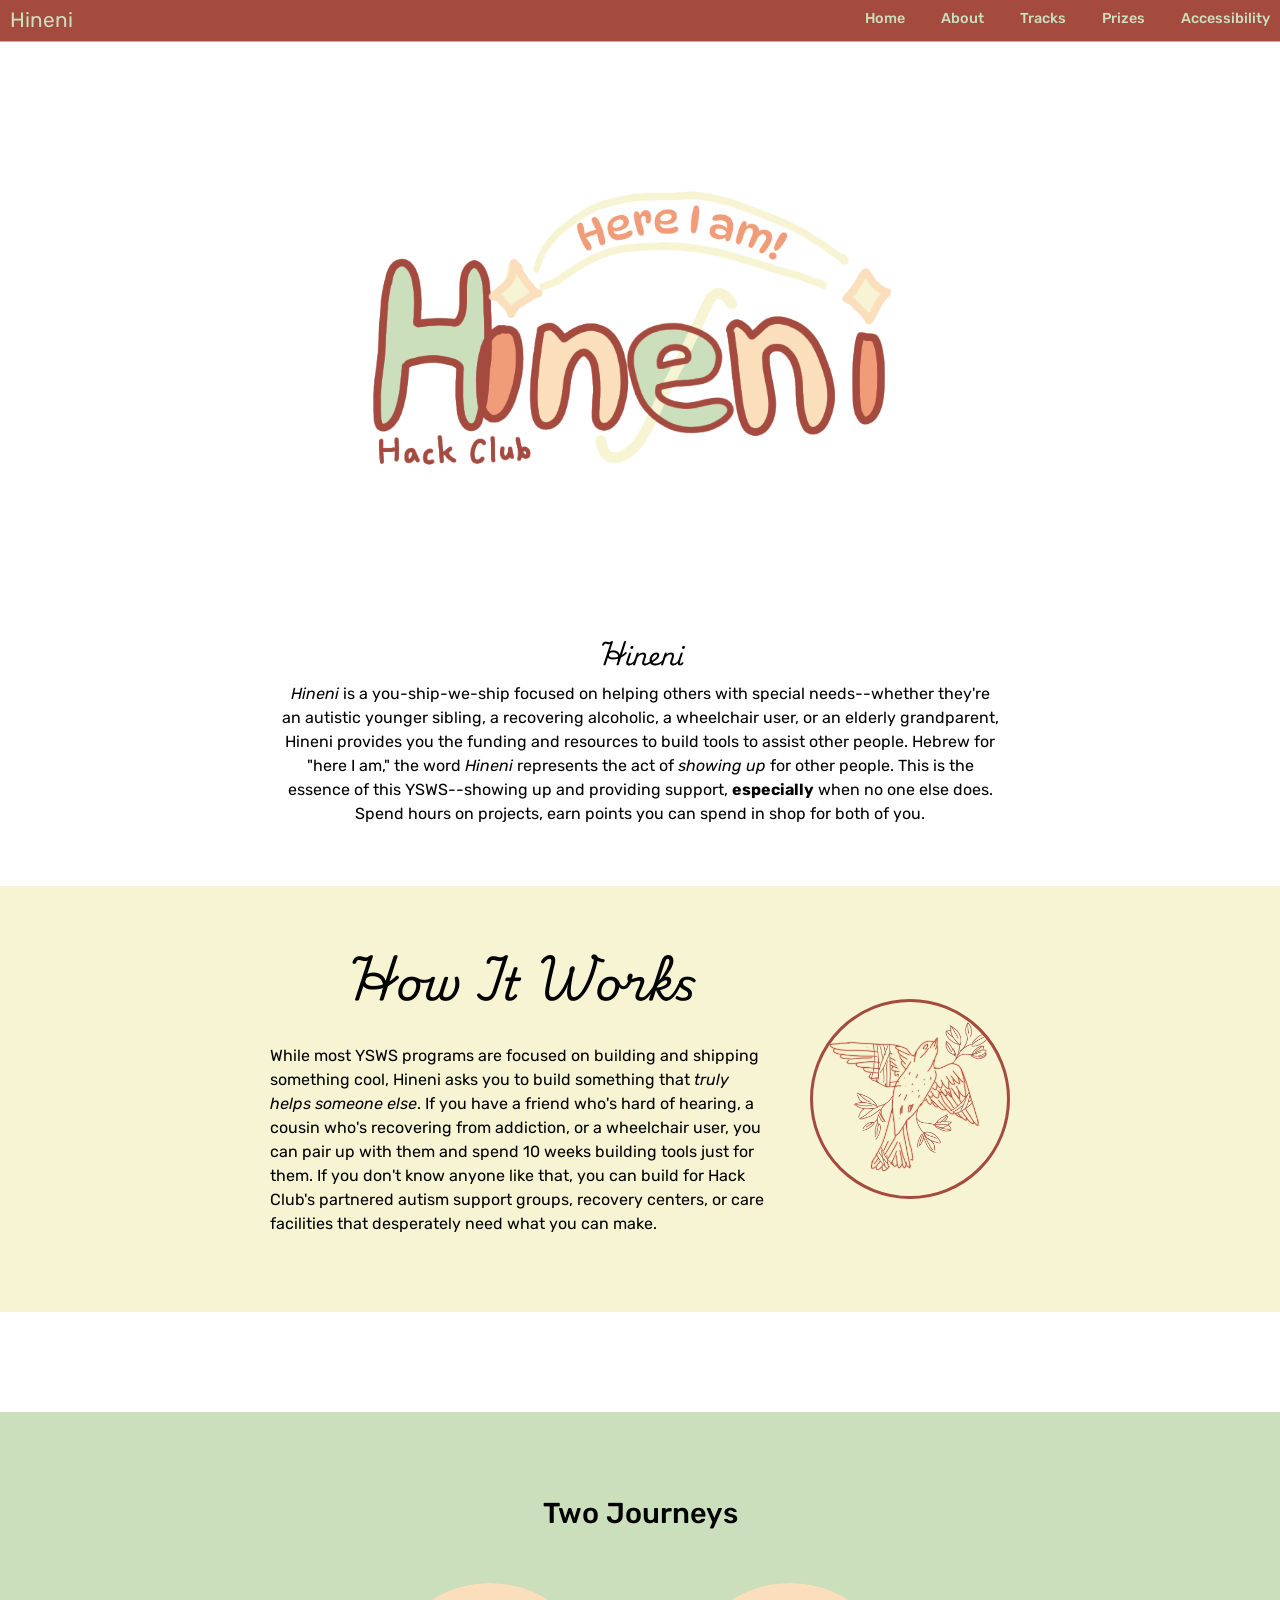
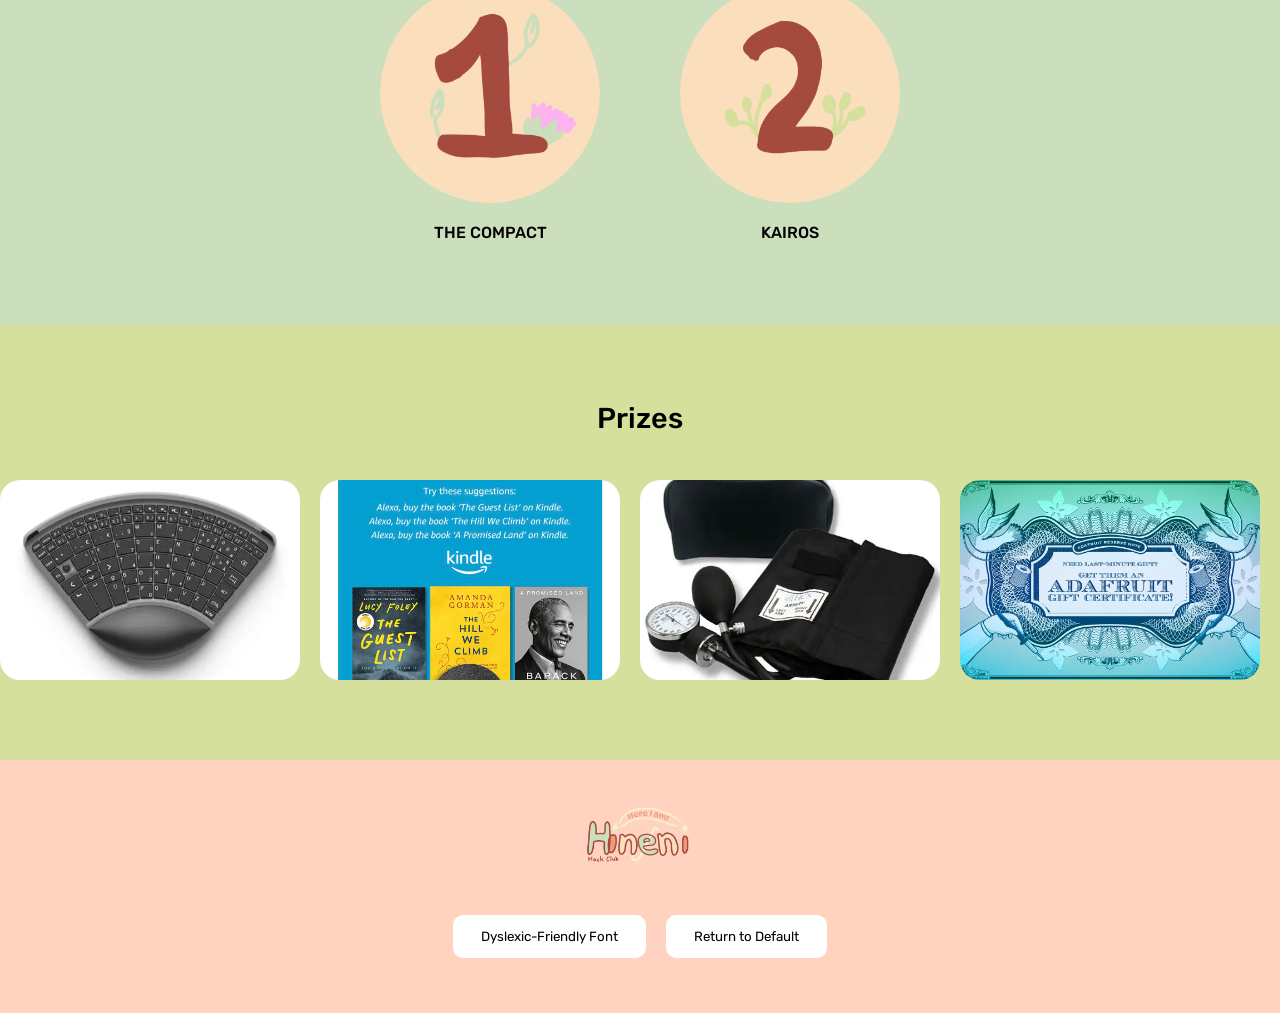
<file: index.html>
<!DOCTYPE html>
<html lang="en">
<head>
    <meta charset="UTF-8">
    <meta name="viewport" content="width=device-width, initial-scale=1.0">
    <link rel="preconnect" href="https://fonts.googleapis.com">
    <link rel="preconnect" href="https://fonts.gstatic.com" crossorigin>
    <link href="https://fonts.googleapis.com/css2?family=Playwrite+IE:wght@100..400&display=swap" rel="stylesheet">
    <link href="https://fonts.googleapis.com/css2?family=Playwrite+IE:wght@100..400&family=Rubik:ital,wght@0,300..900;1,300..900&display=swap" rel="stylesheet">
    <link href="https://fonts.googleapis.com/css2?family=Comic+Neue:ital,wght@0,300;0,400;0,700;1,300;1,400;1,700&family=Playwrite+IE:wght@100..400&family=Rubik:ital,wght@0,500;1,500&display=swap" rel="stylesheet">
    <style>
        body { 
            font-family: "Playwrite Ireland", "Rubik", "Comic Neue", "sans-serif";
                        background-color: var(--background-color);
        }
    </style>

    <link rel="stylesheet" href="styles.css">
    <title>Hineni</title>
</head>
<body>
    <nav class = "navigation-bar"> <!-- navigation bar -->
        <a href="#" class = "navigation">
            Hineni
        </a>
        <div class = "navigation-links"> <!-- a few navigation links specifically so that you can scroll down easier -->
            <a href="#home">Home</a>
            <a href="#about">About</a>
            <a href="#tracks">Tracks</a>
            <a href="#prizes">Prizes</a>
            <a href="#accessibility">Accessibility</a>
        </div>
    </nav>


    <!-- MAIN AREA -->
    <main>
        <!-- HERO SECTION basically just the part where it's briefly explained -->
        <section id = "home" class = "home-section">
            <div class = "home-image">
                <img src="images/hineni_logo_2.png" alt="">
            </div>

            <h1 class = "home-title">Hineni</h1>
            <p class = "home-text"><i>Hineni</i> is a you-ship-we-ship focused on helping others with special needs--whether they're an autistic younger sibling, a recovering alcoholic, a wheelchair user, or an elderly grandparent, Hineni provides you the funding and resources to build tools to assist other people. 
            Hebrew for "here I am," the word <i>Hineni</i> represents the act of <i>showing up</i> for other people. This is the essence of this YSWS--showing up and providing support, <strong>especially</strong> when no one else does. Spend hours on projects, earn points you can spend in shop for both of you.</p>

        </section>
        
        <!-- FIRST LOOK SECTION is basically the section with the title & body paragraph el oh el -->
        <section id = "about" class = "first-look">
            <div class = "first-text">
                <h2>
                    How It Works
                </h2>
                <p>While most YSWS programs are focused on building and shipping something cool, Hineni asks you to build something that <i>truly helps someone else</i>. If you have a friend who's hard of hearing, a cousin who's recovering from addiction, or a wheelchair user, you can pair up with them and spend 10 weeks building tools just for them. If you don't know anyone like that, you can build for Hack Club's partnered autism support groups, recovery centers, or care facilities that desperately need what you can make.</p>
            </div>
            <div class = "ysws-logo">
                <img src="images/birdoutline.png" alt="">
            </div>
        </section>



        <!-- 
        SECTION 3: PROJECTS/TRACKS AND STUFF 
        -->
        <!-- i want this to look like there's two circles, each one taking u to a diff "track" of this ysws -->
        <section id = "tracks" class = "circles">
            <h2 class = "tracks-heading">Two Journeys</h2> <!-- this part is the title of the two circles, each of which is a diff track -->
            <div class = "container"> <!-- the section for all teh content -->
                <a href="track1.html" class = "track-1">
                    <div class = "track-1-card">
                        <div class = "track-1-wrapper">
                            <img src="images/one_drawn_badly.png" alt="Track1Project" class = "track-1-image">
                            <div class = "track-1-hover">
                                <img src="images/thecompact.png" alt="Track 1 preview" class = "track-hover-img">
                                <span class = "track-hover-label">The Compact</span>
                            </div>
                        </div>
                        <span class = "track-1-label">The Compact</span>
                    </div>
                </a>
                <a href="track2.html" class = "track-2">
                    <div class = "track-2-card">
                        <div class = "track-2-wrapper">
                            <img src="images/two_badly_drawn.png" alt="" class = "track-2-image">
                            <div class = "track-2-hover">
                                <img src="images/kairos.png" alt="" class = "track-hover-img">
                                <span class = "track-hover-label">Kairos</span>
                            </div>
                        </div>
                        <span class = "track-2-label">Kairos</span>
                    </div>
                </a>
            </div>

        </section>

        <!-- 
        --
        PRIZES SECTION HERE
        --
        i want an infinite carousel type thing with images yk
        -->
        <section id = "prizes" class = "prizes-section">
            <h2 class = "prizes-heading">Prizes</h2>
            <div class = "prizes-track-wrapper">
                <div class = "prizes-track">
                    <!-- A S**T TON OF IMAGES BECAUSE I DONT KNOW HOW ELSE TO DO THIS -->
                    <div class="prizes-item"><img src="images/prizes/prize1.webp" alt="Photo 1"></div>
                    <div class="prizes-item"><img src="images/prizes/prize2.jpg" alt="Photo 2"></div>
                    <div class="prizes-item"><img src="images/prizes/prize3.webp" alt="Photo 3"></div>
                    <div class="prizes-item"><img src="images/prizes/prize4.jpg" alt="Photo 4"></div>
                    <div class="prizes-item"><img src="images/prizes/prize5.jpg" alt="Photo 5"></div>
                    <div class="prizes-item"><img src="images/prizes/prize6.webp" alt="Photo 6"></div>
                    <div class="prizes-item"><img src="images/prizes/prize7.webp" alt="Photo 7"></div>
                    <div class="prizes-item"><img src="images/prizes/prize8.webp" alt="Photo 8"></div>
                    <!-- Duplicate set — makes the scroll loop seamless -->
                    <div class="prizes-item"><img src="images/prizes/prize1.webp" alt="Photo 1"></div>
                    <div class="prizes-item"><img src="images/prizes/prize2.jpg" alt="Photo 2"></div>
                    <div class="prizes-item"><img src="images/prizes/prize3.webp" alt="Photo 3"></div>
                    <div class="prizes-item"><img src="images/prizes/prize4.jpg" alt="Photo 4"></div>
                    <div class="prizes-item"><img src="images/prizes/prize5.jpg" alt="Photo 5"></div>
                    <div class="prizes-item"><img src="images/prizes/prize6.webp" alt="Photo 6"></div>
                    <div class="prizes-item"><img src="images/prizes/prize7.webp" alt="Photo 7"></div>
                    <div class="prizes-item"><img src="images/prizes/prize8.webp" alt="Photo 8"></div>
                </div>
            </div>
        </section>




    </main>
    <!-- 
    SECTION LAST PART
    dyslexia button 
    -->
    <footer class = "footer">
        <img src="images/hineni_logo_2.png" alt="" class = "footer-img">
                <section id = "accessibility" class = "accessibility-section">
            <div class = "font-buttons">
                <button id = "DyslexicFont" class = "dyslexic-button">
                    <span class = "dyslexia-button-text">Dyslexic-Friendly Font</span>
                </button>
                <button id = "ReturnDefault" class = "default-button">
                    Return to Default
                </button>
            </div>
            <script src = "script.js"></script>
                <!-- <script src = "script.js"></script> -->
        </section>
    </footer>

</body>
</html>
</file>
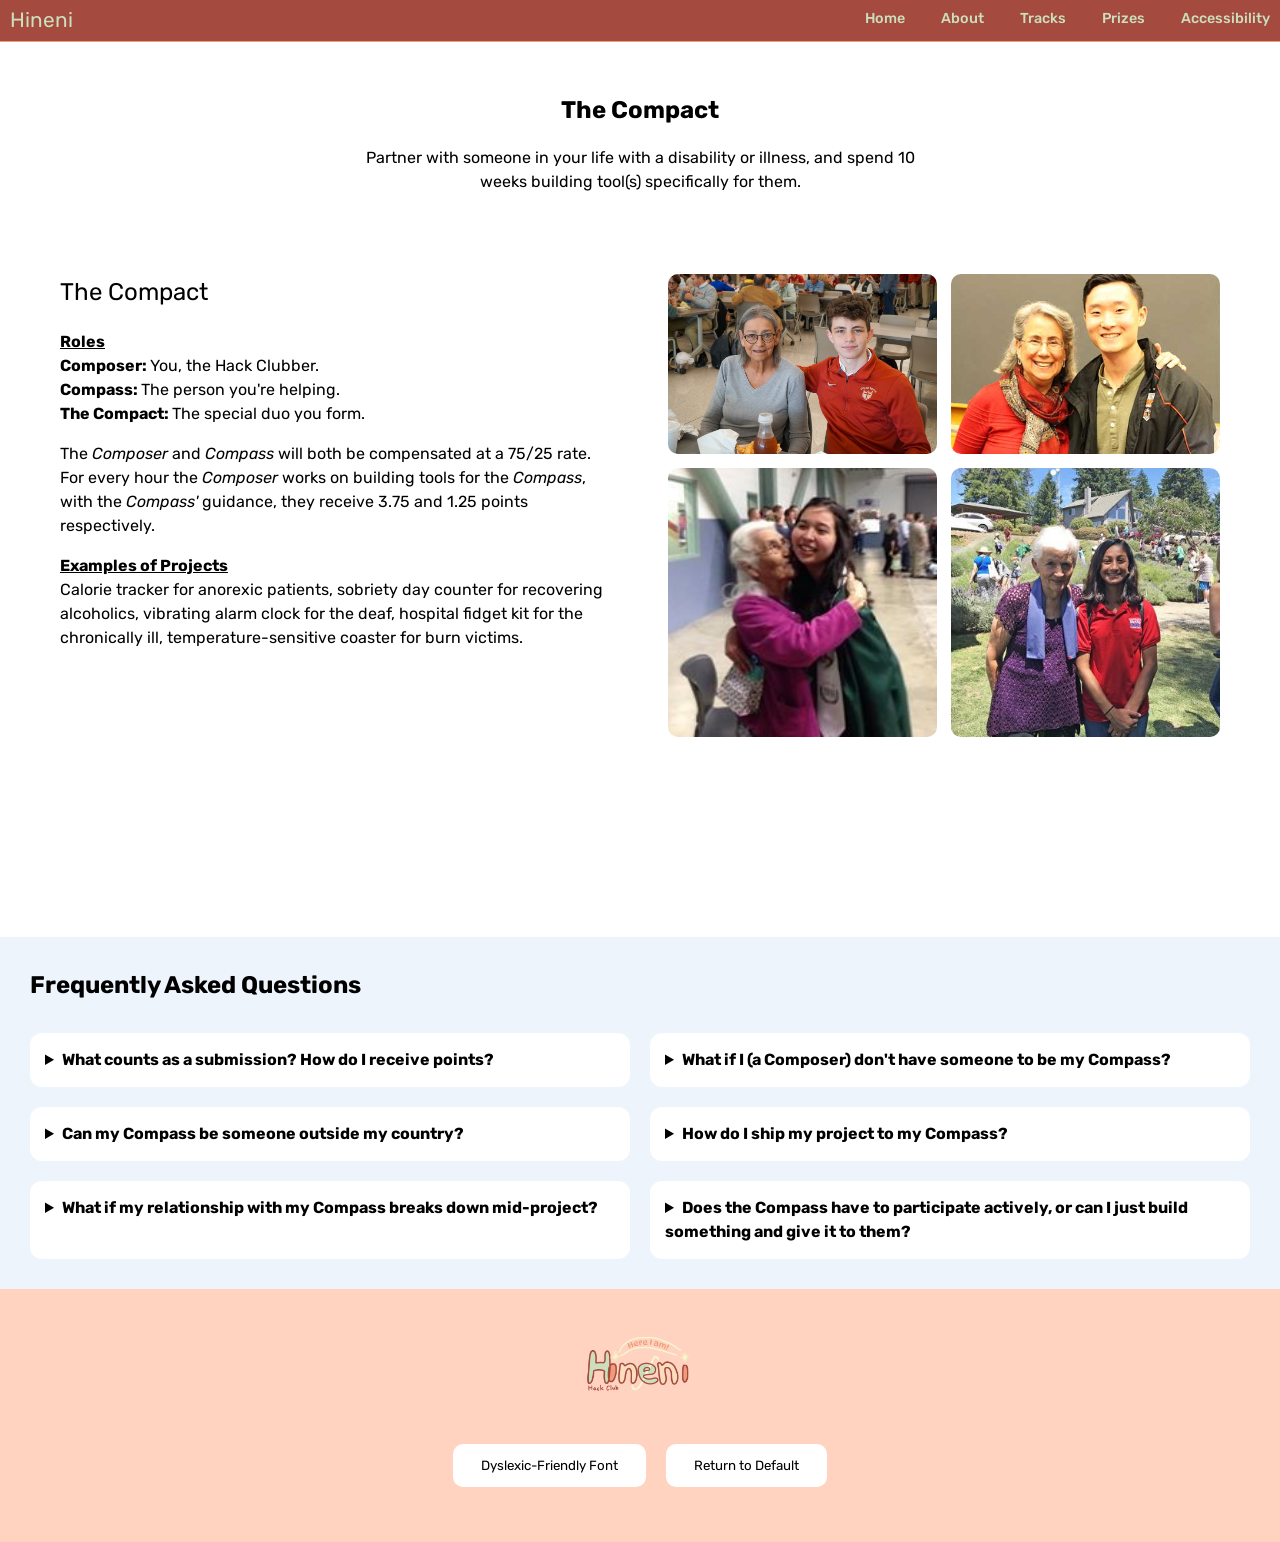
<file: track1.html>
<!DOCTYPE html>
<html lang="en">
<head>
    <meta charset="UTF-8">
    <meta name="viewport" content="width=device-width, initial-scale=1.0">
    <link rel="preconnect" href="https://fonts.googleapis.com">
    <link rel="preconnect" href="https://fonts.gstatic.com" crossorigin>
    <link href="https://fonts.googleapis.com/css2?family=Playwrite+IE:wght@100..400&display=swap" rel="stylesheet">
    <link href="https://fonts.googleapis.com/css2?family=Playwrite+IE:wght@100..400&family=Rubik:ital,wght@0,300..900;1,300..900&display=swap" rel="stylesheet">
    <link href="https://fonts.googleapis.com/css2?family=Comic+Neue:ital,wght@0,300;0,400;0,700;1,300;1,400;1,700&family=Playwrite+IE:wght@100..400&family=Rubik:ital,wght@0,500;1,500&display=swap" rel="stylesheet">
    <style>
        body { 
            font-family: "Playwrite Ireland", "Rubik", "Comic Neue", "sans-serif";
                        background-color: var(--background-color);
        }
    </style>

    <link rel="stylesheet" href="styles.css">
    <link rel="stylesheet" href="track1.css">
    <title>Track 1: The Compact</title>
</head>
<body>
    <nav class = "navigation-bar"> <!-- navigation bar -->
        <a href="#" class = "navigation">
            Hineni
        </a>
        <div class = "navigation-links"> <!-- a few navigation links specifically so that you can scroll down easier -->
            <a href="index.html#home">Home</a>
            <a href="index.html#about">About</a>
            <a href="index.html#tracks">Tracks</a>
            <a href="index.html#prizes">Prizes</a>
            <a ref="#accessibility">Accessibility</a>
        </div>
    </nav>

    <!-- 
    SECTION: THE HERO PART OF THE TITLE
    -->
    <main>
        <section class = "t1-hero">
            <h1 class = "t1-hero-title">
                The Compact
            </h1>
            <p class = "t1-hero-sub">
                Partner with someone in your life with a disability or illness, and spend 10 weeks building tool(s) specifically for them.
            </p>
        </section>

        <!-- 
        SECTION: THE BODY PART OF THE TITLE 
        like on teh left, there's going to be text, and on the right, there's going to be a grid of images
        -->
        <section class = "t1-split">
            <div class = "t1-split-text">
                <h2>The Compact</h2>
                <p><u><b>Roles</b></u>
                    <br>
                    <b>Composer: </b> You, the Hack Clubber.
                    <br>
                    <b>Compass: </b> The person you're helping.
                    <br>
                    <b>The Compact: </b> The special duo you form.
                </p>
                <p>The <i>Composer</i> and <i>Compass</i> will both be compensated at a 75/25 rate. For every hour the <i>Composer</i> works on building tools for the <i>Compass</i>, with the <i>Compass'</i> guidance, they receive 3.75 and 1.25 points respectively.
                </p>
                <p>
                    <u><b>Examples of Projects</b></u>
                    <br>
                    Calorie tracker for anorexic patients, sobriety day counter for recovering alcoholics, vibrating alarm clock for the deaf, hospital fidget kit for the chronically ill, temperature-sensitive coaster for burn victims.
                </p>
            </div>
            <div class = "t1-split-grid">
                    <div class="t1-grid-img"><img src="images/generational7.jpg" alt="Image 1"></div>
                    <div class="t1-grid-img"><img src="images/generational2.jpg" alt="Image 2"></div>
                    <div class="t1-grid-img"><img src="images/generational3.jpg" alt="Image 3"></div>
                    <div class="t1-grid-img"><img src="images/generational4.jpg" alt="Image 4"></div>
            </div>
        </section>

        <!-- 
        boxes of information -- six of them on the side because this ysws needs info yk
        -->
        <section class = "t1-boxes">
            <!-- <div class = "t1-boxes-grid">
                <div class = "t1-box">
                    <h3>1</h3>
                    <p>Lorem ipsum dolor, sit amet consectetur adipisicing elit. Nostrum ab est, quo quisquam expedita ut!</p>
                </div>
                <div class = "t1-box">
                    <h3>2</h3>
                    <p>Lorem ipsum dolor, sit amet consectetur adipisicing elit. Nostrum ab est, quo quisquam expedita ut!</p>
                </div>
                <div class = "t1-box">
                    <h3>3</h3>
                    <p>Lorem ipsum dolor, sit amet consectetur adipisicing elit. Nostrum ab est, quo quisquam expedita ut!</p>
                </div>
                <div class = "t1-box">
                    <h3>4</h3>
                    <p>Lorem ipsum dolor, sit amet consectetur adipisicing elit. Nostrum ab est, quo quisquam expedita ut!</p>
                </div>
                <div class = "t1-box">
                    <h3>5</h3>
                    <p>Lorem ipsum dolor, sit amet consectetur adipisicing elit. Nostrum ab est, quo quisquam expedita ut!</p>
                </div>
                <div class = "t1-box">
                    <h3>6</h3>
                    <p>Lorem ipsum dolor, sit amet consectetur adipisicing elit. Nostrum ab est, quo quisquam expedita ut!</p>
                </div>
            </div> -->
        </section>

        <!-- 
        SECTION: FAQ BECAUSE THIS IS CONFUSING KINDA
        (not actually) -->
        <section class = "t1-faq">
            <h2 class = "t1-faq-title">
                Frequently Asked Questions
            </h2>
            <div class = "t1-faq-grid">
                <details class = "faq-item">
                    <summary>
                        <b>What counts as a submission? How do I receive points?</b>
                    </summary>
                    <p>To submit, you must first use <b>Hackatime</b>, <b>Lapse</b>, or <b>journaling</b> to document your hours. Ship your project and document the <i>Compass</i> using it in some manner (e.g. a picture, recording, or written approval) to receive points.</p>
                </details>
                <details class = "faq-item">
                    <summary>
                        <b>What if I (a Composer) don't have someone to be my Compass? </b>
                    </summary>
                    <p>No need to worry! You can do the other track, <i>Kairos</i>, which is created for solo workers as well as beginners.</p>
                </details>
                <details class = "faq-item">
                    <summary>
                        <b>Can my Compass be someone outside my country?</b>
                    </summary>
                    <p>For software projects, yes, as there are no geographic restrictions. For hardware projects, your Compass should be in the same country as you to avoid customs complications.</p>
                </details>
                <details class = "faq-item">
                    <summary>
                        <b>How do I ship my project to my Compass?</b>
                    </summary>
                    <p>Hack Club will provide a small shipping grant of $3 per project to cover shipping costs.</p>
                </details>
                <details class = "faq-item">
                    <summary>
                        <b>What if my relationship with my Compass breaks down mid-project?</b>
                    </summary>
                    <p>Either party can exit the Compact at any time, with no explanation required. If the Compact ends early, you can keep building and ship to receive the points you would've earned otherwise.</p>
                </details>
                <details class = "faq-item">
                    <summary>
                        <b>Does the Compass have to participate actively, or can I just build something and give it to them?</b>
                    </summary>
                    <p>Active participation from the Compass is strongly encouraged and will almost always produce a better result. At minimum, we ask for 2 conversations per project that are logged via journaling, where details on what the Compass wants are explored thoroughly.</p>
                </details>
            </div>
        </section>
    </main>

    <footer class = "footer">
        <img src="images/hineni_logo_2.png" alt="" class = "footer-img">
                <section id = "accessibility" class = "accessibility-section">
            <div class = "font-buttons">
                <button id = "DyslexicFont" class = "dyslexic-button">
                    <span class = "dyslexia-button-text">Dyslexic-Friendly Font</span>
                </button>
                <button id = "ReturnDefault" class = "default-button">
                    Return to Default
                </button>
            </div>
            <script src = "script.js"></script>
                <!-- <script src = "script.js"></script> -->
        </section>
    </footer>
    
</body>
</html>
</file>
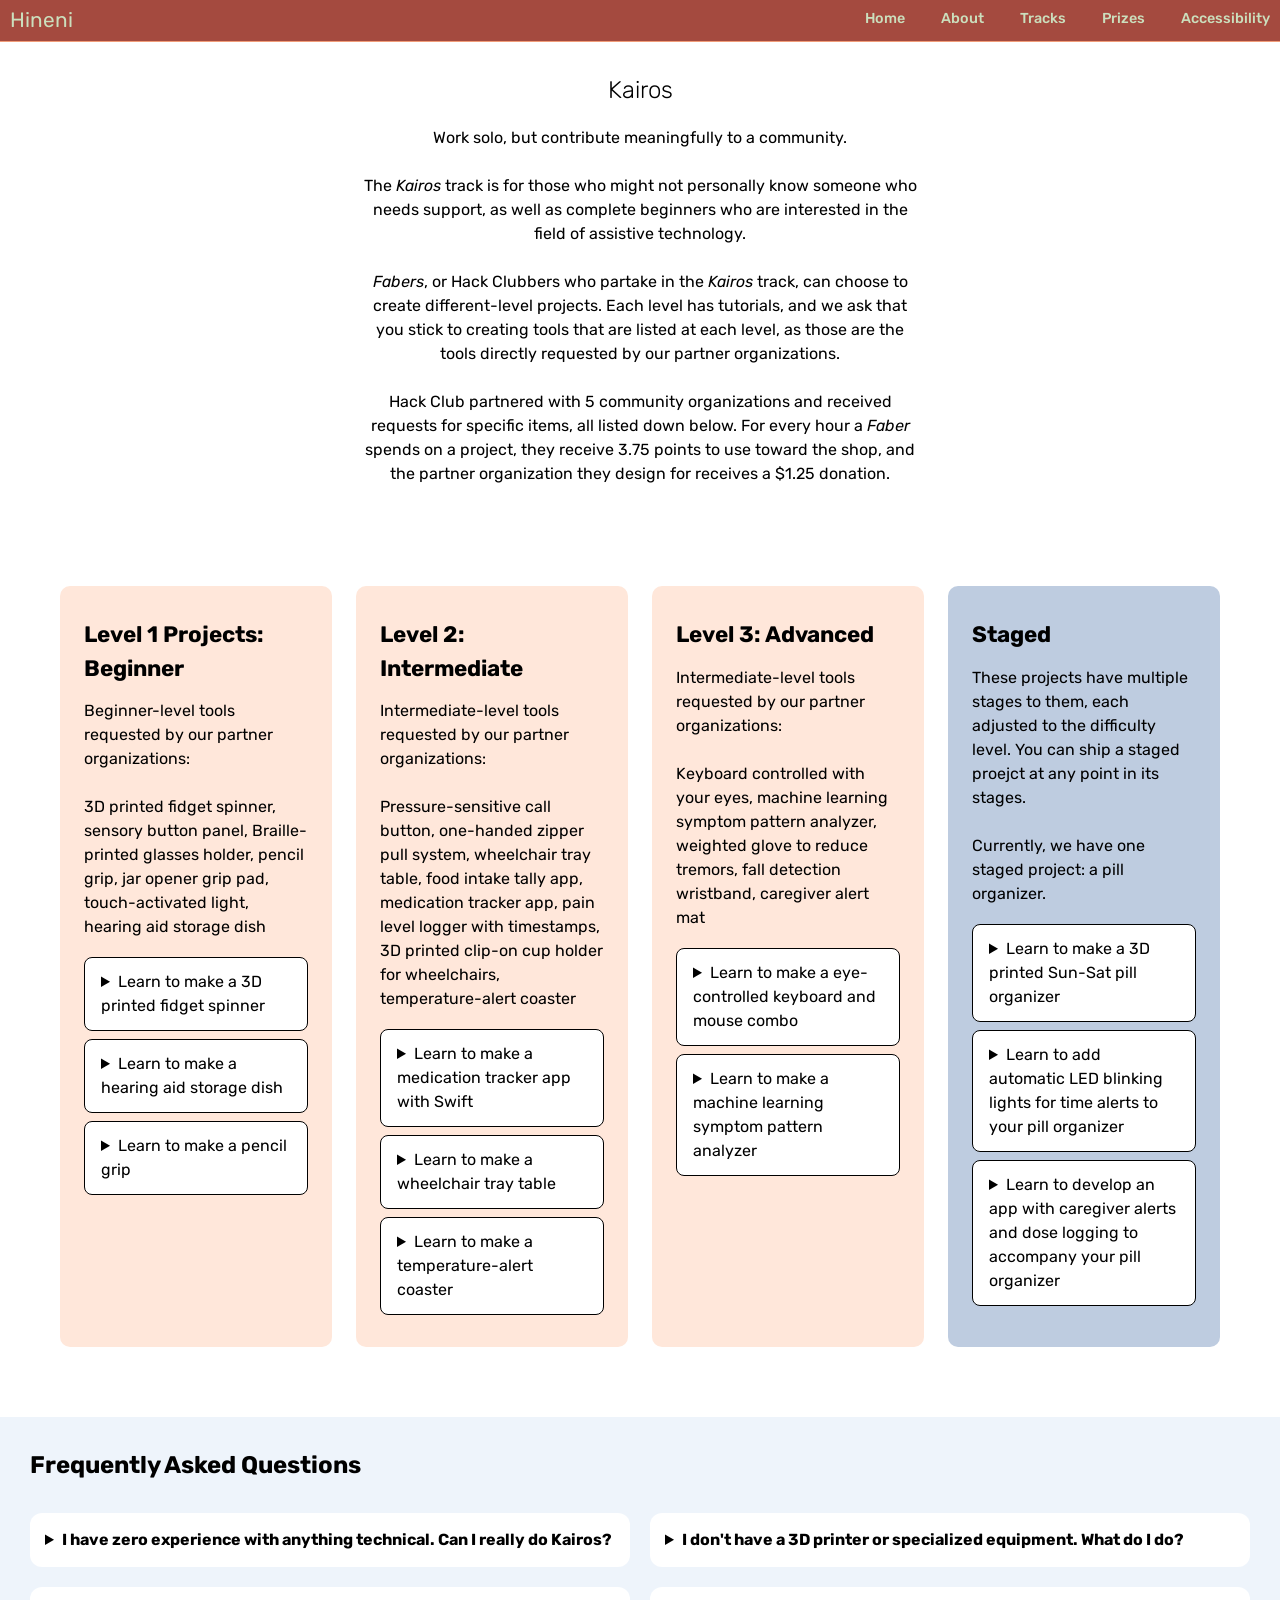
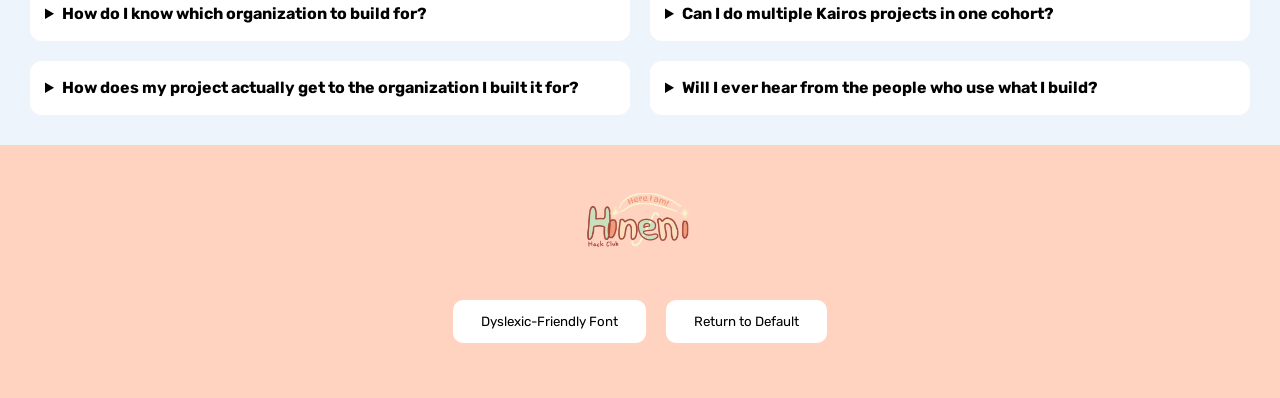
<file: track2.html>
<!DOCTYPE html>
<html lang="en">
<head>
    <meta charset="UTF-8">
    <meta name="viewport" content="width=device-width, initial-scale=1.0">
    <link rel="preconnect" href="https://fonts.googleapis.com">
    <link rel="preconnect" href="https://fonts.gstatic.com" crossorigin>
    <link href="https://fonts.googleapis.com/css2?family=Playwrite+IE:wght@100..400&display=swap" rel="stylesheet">
    <link href="https://fonts.googleapis.com/css2?family=Playwrite+IE:wght@100..400&family=Rubik:ital,wght@0,300..900;1,300..900&display=swap" rel="stylesheet">
    <link href="https://fonts.googleapis.com/css2?family=Comic+Neue:ital,wght@0,300;0,400;0,700;1,300;1,400;1,700&family=Playwrite+IE:wght@100..400&family=Rubik:ital,wght@0,500;1,500&display=swap" rel="stylesheet">
    <style>
        body { 
            font-family: "Playwrite Ireland", "Rubik", "Comic Neue", "sans-serif";
                        background-color: var(--background-color);
        }
    </style>

    <link rel="stylesheet" href="styles.css">
    <link rel="stylesheet" href="track1.css">
    <link rel="stylesheet" href="track2.css">
    <title>Track 2: Kairos</title>
</head>
<body>
    <nav class = "navigation-bar"> <!-- navigation bar -->
        <a href="#" class = "navigation">
            Hineni
        </a>
        <div class = "navigation-links"> <!-- a few navigation links specifically so that you can scroll down easier -->
            <a href="index.html#home">Home</a>
            <a href="index.html#about">About</a>
            <a href="index.html#tracks">Tracks</a>
            <a href="index.html#prizes">Prizes</a>
            <a ref="#accessibility">Accessibility</a>
        </div>
    </nav>

    <main>
        <!-- 
        SECTION: HERO again
        -->
        <section class = "t2-hero">
            <h1 class = "t2-hero-title">
                Kairos
            </h1>
            <p class = "t2-hero-sub">
                Work solo, but contribute meaningfully to a community.
                <br>
                <br>
                The <i>Kairos</i> track is for those who might not personally know someone who needs support, as well as complete beginners who are interested in the field of assistive technology. 
                <br>
                <br>
                <i>Fabers</i>, or Hack Clubbers who partake in the <i>Kairos</i> track, can choose to create different-level projects. Each level has tutorials, and we ask that you stick to creating tools that are listed at each level, as those are the tools directly requested by our partner organizations. 
                <br>
                <br>
                Hack Club partnered with 5 community organizations and received requests for specific items, all listed down below. For every hour a <i>Faber</i> spends on a project, they receive 3.75 points to use toward the shop, and the partner organization they design for receives a $1.25 donation.
            </p>
        </section>

        <section class = "t2-levels">
            <div class = "t2-levels-grid">

                <!-- 
                level 1 projects
                -->
                <div class = "t2-level-card">
                    <h2 class = "t2-level-title">Level 1 Projects: Beginner</h2>
                    <p class = "t2-level-description">Beginner-level tools requested by our partner organizations: 
                        <br>
                        <br>
                        3D printed fidget spinner, sensory button panel, Braille-printed glasses holder, pencil grip, jar opener grip pad, touch-activated light, hearing aid storage dish
                    </p>
                    <div class = "t2-bullets">
                        <details class = "t2-bullet">
                            <summary>Learn to make a 3D printed fidget spinner</summary>
                            <p>Tutorial coming soon!</p>
                        </details>
                        <details class = "t2-bullet">
                            <summary>Learn to make a hearing aid storage dish</summary>
                            <p>Tutorial coming soon!</p>
                        </details>
                        <details class = "t2-bullet">
                            <summary>Learn to make a pencil grip</summary>
                            <p>Tutorial coming soon!</p>
                        </details>
                    </div>
                </div>


                <!-- 
                level 2 projects
                -->
                <div class = "t2-level-card">
                    <h2 class = "t2-level-title">Level 2: Intermediate</h2>
                    <p class = "t2-level-description">Intermediate-level tools requested by our partner organizations: 
                        <br>
                        <br>
                        Pressure-sensitive call button, one-handed zipper pull system, wheelchair tray table, food intake tally app, medication tracker app, pain level logger with timestamps, 3D printed clip-on cup holder for wheelchairs, temperature-alert coaster
                    </p>
                    <div class = "t2-bullets">
                        <details class = "t2-bullet">
                            <summary>Learn to make a medication tracker app with Swift</summary>
                            <p>Tutorial coming soon!</p>
                        </details>
                        <details class = "t2-bullet">
                            <summary>Learn to make a wheelchair tray table</summary>
                            <p>Tutorial coming soon!</p>
                        </details>
                        <details class = "t2-bullet">
                            <summary>Learn to make a temperature-alert coaster</summary>
                            <p>Tutorial coming soon!</p>
                        </details>
                    </div>
                </div>



                <!-- 
                level 3 projects
                -->
                <div class = "t2-level-card">
                    <h2 class = "t2-level-title">Level 3: Advanced</h2>
                    <p class = "t2-level-description">Intermediate-level tools requested by our partner organizations: 
                        <br>
                        <br>
                        Keyboard controlled with your eyes, machine learning symptom pattern analyzer, weighted glove to reduce tremors, fall detection wristband, caregiver alert mat</p>
                    <div class = "t2-bullets">
                        <details class = "t2-bullet">
                            <summary>Learn to make a eye-controlled keyboard and mouse combo</summary>
                            <p>Tutorial coming soon!</p>
                        </details>
                        <details class = "t2-bullet">
                            <summary>Learn to make a machine learning symptom pattern analyzer</summary>
                            <p>Tutorial coming soon!</p>
                        </details>
                    </div>
                </div>



                <!-- the STAGED section -->
                <div class = "t2-level-card t2-level-staged">
                    <h2 class = "t2-level-title">Staged</h2>
                    <p class = "t2-level-description">These projects have multiple stages to them, each adjusted to the difficulty level. You can ship a staged proejct at any point in its stages.

                        <br>
                        <br>
                        Currently, we have one staged project: a pill organizer.
                    </p>
                    <div class = "t2-bullets">
                        <details class = "t2-bullet">
                            <summary>Learn to make a 3D printed Sun-Sat pill organizer</summary>
                            <p>Tutorial coming soon!</p>
                        </details>
                        <details class = "t2-bullet">
                            <summary>Learn to add automatic LED blinking lights for time alerts to your pill organizer</summary>
                            <p>Tutorial coming soon!</p>
                        </details>
                        <details class = "t2-bullet">
                            <summary>Learn to develop an app with caregiver alerts and dose logging to accompany your pill organizer</summary>
                            <p>Tutorial coming soon!</p>
                        </details>
                    </div>
                </div>
            </div>

        </section>

        <!-- 
        SECTION: FAQ is copied nad pasted from level 1 -->
        <section class = "t1-faq">
            <h2 class = "t1-faq-title">
                Frequently Asked Questions
            </h2>
            <div class = "t1-faq-grid">
                <details class = "faq-item">
                    <summary>
                        <b>I have zero experience with anything technical. Can I really do Kairos?</b>
                    </summary>
                    <p>Yes, you can! This is exactly who Kairos is designed for. Level 1 tutorials require no prior experience and walk you through every step.</p>
                </details>
                <details class = "faq-item">
                    <summary>
                        <b>I don't have a 3D printer or specialized equipment. What do I do?</b>
                    </summary>
                    <p>Many level 1 and level 2 projects are software-only. If you want to do a hardware project but don't have the equipment, check if your school has a makerspace or contact a local library, as many have 3D printers available for free.</p>
                </details>
                <details class = "faq-item">
                    <summary>
                        <b>How do I know which organization to build for?</b>
                    </summary>
                    <p>When you start a Kairos project, you can choose from Hineni's list of vetted partner organizations. Each organization puts out specific items they need, so simply choose an organization whose mission resonates with you, and whose requested item matches your skillset and level.</p>
                </details>
                <details class = "faq-item">
                    <summary>
                        <b>Can I do multiple Kairos projects in one cohort?</b>
                    </summary>
                    <p>Yes! There is no limit to how many Kairos projects you can ship. Many Fabers start with a Level 1 project, learn through that, and ship a Level 2 project within the same 10 weeks.</p>
                </details>
                <details class = "faq-item">
                    <summary>
                        <b>How does my project actually get to the organization I built it for?</b>
                    </summary>
                    <p>Hardware projects receive a small shipping grant to cover delivery costs. After you submit your complete and documented project, and it gets approved, ship it directly to the partner organization's address and you'll receive a notification of when your project arrives. For software projects, share a link or deployment with your partner organization's designated contact and document their confirmation of receipt. Only when the hardware arrives/confirmation of receipt is provided will the <i>Faber</i> be provided points.</p>
                </details>
                <details class = "faq-item">
                    <summary>
                        <b>Will I ever hear from the people who use what I build?</b>
                    </summary>
                    <p>We try our best to share feedback from partner organizations in intervals. We aim to put together a zine at the end of <i>Hineni</i> to showcase the impact that Hack Clubbers have had on their <i>Compasses</i> and partner organizations.</p>
                </details>
            </div>
        </section>

    </main>



    <footer class = "footer">
        <img src="images/hineni_logo_2.png" alt="" class = "footer-img">
                <section id = "accessibility" class = "accessibility-section">
            <div class = "font-buttons">
                <button id = "DyslexicFont" class = "dyslexic-button">
                    <span class = "dyslexia-button-text">Dyslexic-Friendly Font</span>
                </button>
                <button id = "ReturnDefault" class = "default-button">
                    Return to Default
                </button>
            </div>
            <script src = "script.js"></script>
                <!-- <script src = "script.js"></script> -->
        </section>
    </footer>
</body>
</html>
</file>
<file: styles.css>
:root { 
    --text-color: #000000; 
    --background-color: #FFFFFF; 
    --link-color: #4a76ee; 
    --nav-bg: #a44a3f; 
    --transition: 0.3s;
    --background-home: #f9f7f4; 
    --background-about: #f6f4d2; 
    --background-tracks: #cbdfbd; 
    --background-prizes: #d4e09b; 
    --background-accessibility: #fdf0f5; 
    --nav-links: #f6f4d2;
    --footer-background: #ffd3bf;
}

* { 
    margin: 0; 
    padding: 0; 
    box-sizing: border-box; 
}

html { 
    scroll-behavior: smooth; /* smooth the scrolling when you click from one button to another and scroll down a page and stuff*/
}

body { 
    font-family: "Playwrite Ireland", "Rubik", "Comic Neue", "sans-serif";
    background-color: var(--background-color);
    color: var(--text-color);
    line-height: 1.5; 
}
/* 
.first-look { 
    text-
} */

button {
    font-family: inherit;
}

img { 
    display: block; 
    max-width: 100%; 
}

/* now onto the NAVIGATION BAR !!! */
.navigation-bar { /* some typical all things navbar */
    position: sticky; /* makes the nav bar stick on top */
    top: 0; 
    z-index: 999; /* so the nav bar doesnt get hidden underneath other stuff */
    display: flex;
    align-items: center; 
    justify-content: space-between;
    padding: 5px 10px 5px;
    background: var(--nav-bg);
    /* border-box: 1px solid #000000; */
    border-bottom: 1px solid #f19c79;
}

.navigation-bar .navigation { 
    font-size: 1.3rem;
    text-decoration: none; 
    font-weight: 400; 
    color: #cbdfbd
}

.navigation-bar .navigation:hover { 
    color: var(--nav-links);
}

.navigation { 
    transition: var(--transition);
    
}

.navigation-bar .navigation-links { 
    font-size: 0.9rem; 
    gap: 36px;
    display: flex; 
    align-items: center;
    transition: 0.5s;
    
    
}

.navigation-bar .navigation-links a { 
    font-weight: 500; 
    text-decoration: none; 
    padding-bottom: 2px;
    border-bottom: 2px solid transparent;
    color: #cbdfbd;
}

.navigation-bar .navigation-links a:hover { 
    color: var(--nav-links);
}

.navigation-links { 
    display: flex; 
    gap: 36px; 
    align-items: center;
}

.navigation-links a{ 
    transition: var(--transition);
}


/* 
SECTION: THE TOPMOST PART ISH RIGHT BELOW BANNER
*/

.home-section { 
    display: flex; 
    flex-direction: column; 
    align-items: center; /* aligns the "Hineni" right at the center below the banner */
    padding: 60px 40px 60px;
    gap: 0;
    background-color: var(--background-color)
}

.home-section .home-image { 
    max-width: 900px;
    width: 100%; 
    overflow: hidden;
    /* object-fit: cover;  */
    display: block; 
    margin-left: auto; 
    margin-right: auto;
}

.home-section .home-image img { 
    width: 100%; 
    height: auto; 
    object-fit: cover; 
    display: block; 
    margin-left: auto;
    margin-right: auto;
}

.home-section .home-title { /* changes font of title */
    font-family: "Playwrite IE", serif; 
    margin-top: 28px; 
}

.home-section .home-text { 
    text-align: center; 
    margin-top: 10px; 
    max-width: 720px; /* maximum line length to enhance readability */
}




.first-look { 
    display: flex; /* flexbox display */
    justify-content: center; 
    align-items: center; /* have the text align in the center based on the height of its parent element */
    padding: 0 50px; /* no padding on the y-axis, 50 px padding on the x-axis to match our nav bar */
    margin: 0; /* add spacing between the nav bar and the next section: 50 px on the y-axis, 0 on the x-axis */
    margin-bottom: 100px; /* gap between hero and next section */
    gap: 40px; /* a gap of about 40 px between the text and the image */
    background-color: var(--background-about);
    padding-top: 60px; 
    padding-bottom: 60px; /* breather space for the top and bottom */
}

.first-look .first-text h2 { 
    text-align: center;
    font-size: 45px; 
    font-family: "Playwrite IE", serif;
    margin-bottom: 30px;
}

.first-look .first-text { 
    margin-bottom: 16px; 
    max-width: 500px; /* constraints on how long the text can get to width-wise */
}

.first-look .ysws-logo { 
    flex-shrink: 0; 
    width: 200px; 
    height: 200px; 
    overflow: hidden; 
    border-radius: 50%; /* make logo circular */
    border: 3px solid #a44a3f; /* subtle border on the logo */
}

.ysws-logo img { 
    width: 100%; 
    height: 100%; 
    object-fit: cover; 
}


/*
THE TRACKS SECTION -- CIRCLES YAY
*/
.circles { 
    padding: 80px 48px; 
    display: flex; 
    flex-direction: column;
    align-items: center; 
    gap: 48px; 
    background-color: var(--background-tracks);
}

.tracks-heading { 
    font-size: 1.8rem; 
    font-weight: 500; 
    text-align: center;
}

.container { 
    display: flex; 
    gap: 80px; 
    justify-content: center; 
    align-items: center;
    flex-wrap: wrap;
}

.track-1, .track-2 { 
    text-decoration: none; 
    color: inherit;
}

.track-1-card, .track-2-card { 
    display: flex; 
    flex-direction: column; /* puts "track 1" on the bottom of the image instead of on the side */
    align-items: center; 
    gap: 18px; 
    cursor: pointer;
}

.track-1-image, .track-2-image { 
    width: 220px; 
    height: 220px; 
    object-fit: cover; 
    border-radius: 50%; 
}

.track-1-label, .track-2-label { 
    text-decoration: none; 
    text-transform: uppercase;
    text-align: center; 
    font-weight: 500; 
}

.track-1-wrapper, .track-2-wrapper { 
    position: relative; 
    width: 220px; 
    height: 220px; 
    border-radius: 50%; 
    overflow: hidden; 
}

.track-1-image, .track-2-image { 
    width: 220px; 
    height: 220px; 
    object-fit: cover; 
    border-radius: 50%; 
    display: block; 
    transition: opacity 0.35s ease; 
}

.track-1-hover, .track-2-hover { /* have an overlay when you hover over the track 1 & 2 part */
    position: absolute; 
    inset: 0; 
    /* display: flex; 
    flex-direction: column;
    align-items: center; */
    justify-content: center; 
    gap: 10px; 
    opacity: 0; 
    transition: opacity 0.35s ease; 
}

.track-1-wrapper:hover .track-1-hover, .track-2-wrapper:hover .track-2-hover { 
    opacity: 1;
}

.track-1-wraper:hover .track-1-image, .track-2-wrapper:hover .track-2-image { 
    opacity: 0.3
}


.track-hover-img { 
    border-radius: 50%; 
    object-fit: cover; 
}

.track-hover-label { 
    font-weight: 600; 
    color: #ffffff;
}

.track-1-label, .track-2-label { 
    text-decoration: none; 
    text-align: center; 
    font-weight: 500; 
}

/* 
SECTION: PRIZES 
carousel style 
*/ 

.prizes-section { 
    padding: 72px 0 80px; 
    background-color: var(--background-prizes);
    overflow: hidden; 
    display: flex; 
    flex-direction: column; 
    align-items: center; 
    gap: 40px;
}

.prizes-heading { 
    font-size: 1.8rem; 
    font-weight: 500;
    text-align: center; 
}

.prizes-track-wrapper { 
    width: 100%; 
    overflow: hidden; /* hides the scrolling strip */
    position: relative; 
}

.prizes-track-wrapper::before, .prizes-track-wrapper::after { 
    position: ""; 
    position: absolute; 
    top: 0; 
    bottom: 0; 
    width: 80px; 
    z-index: 2; 
    pointer-events: none; 
}

.prizes-track-wrapper::before { 
    left: 0; 
}

.prizes-track-wrapper::after { 
    right: 0; 
}

.prizes-track { 
    display: flex; 
    gap: 20px; 
    width: max-content; 
    animation: scroll-left 32s linear infinite; 
}

.prizes-item { 
    flex-shrink: 0; 
    border-radius: 20px; /* gives a soft rounding effect */
    overflow: hidden;
}


.prizes-item img { 
    width: 300px; 
    height: 200px;
    transition: transform 0.3s ease;
    object-fit: cover; 
    display: block; 
}

@keyframes scroll-left { /* scroll left animation */
    0% {transform: translateX(0)}
    100% {transform: translateX(-50%)} /* basically this moves the strip left by 50% and then jumps back to 0 after you hit photo 8, so that the jump looks invisible */
}

.prizes-track-wrapper:hover .prizes-track { 
    animation-play-state: paused; /* if you hover over a picture, it pauses the entire carousel so that you don't have to keep trying to time it just right */
}

/*
SECTION: ACCESSIBILITY (the dyslexia font) 
*/
.accessibility-section { 
    padding: 25px 20px 25px; 
    flex-direction: column; 
    align-items: center; 
    gap: 32px;
    
}

.font-buttons { 
    display: flex; 
    gap: 20px; 
    flex-wrap: wrap; 
    justify-content: center;
    
}

.dyslexic-button { 
    display: flex; 
    align-items: center; 
    gap: 12px;
    padding: 14px 28px;
    border: none;
    border-radius: 10px;
    cursor: pointer;
    background-color: #ffffff;
}

.default-button { 
    display: flex; 
    align-items: center; 
    gap: 12px;
    padding: 14px 28px;
    border: none;
    border-radius: 10px;
    cursor: pointer;
    background-color: #ffffff;
}


/*
FOOTER SECTION!!! 
*/

.footer { 
    padding: 30px 30px;
    text-align: center;
    background-color: var(--footer-background);
}

.footer-img { 
    width: 300;
    height: 100px;
    object-fit: fill; 
    display: block; /* display: block + auto margins centers it */
    margin-left: auto; 
    margin-right: auto;
}


/* RESPONSIVENESS SECTION */
@media (max-width: 768px) { 
    .navigation-bar { 
        padding: 8px 16px; 
    }

    .navigation-bar .navigation-links { 
        gap: 14px; 
        font-size: 0.78rem; 
    }

    .home-section { 
        padding: 32px 16px 40px;
    }

    .first-look { 
        flex-direction: column-reverse;
        align-items: center; 
        padding: 40px 20px; 
        gap: 20px;
    }


}

@media (max-width: 480px) { 
    .navigation-bar .navigation-links { 
        gap: 10px; 
        font-size: 0.72rem; 
    }

    .first-look .first-text h2 { 
        font-size: 32px;
    }

    .container { 
        flex-direction: column; 
        gap: 32px;
    }
}
</file>
<file: track1.css>
/*
SECTION: HERO PART
*/
.t1-hero { 
    padding: 50px 40px 20px;
    text-align: center;
}

.t1-hero-title { 
    margin-bottom: 18px;
}

.t1-hero-sub { 
    max-width: 560px; 
    margin: 0 auto; 
    line-height: 1.5;
}

.t1-split { 
    display: grid; 
    grid-template-columns: 1fr 1fr;
    gap: 56px; 
    padding: 60px 60px; 
    align-items: start; 
}

.t1-split-text h2 { 
    margin-bottom: 20px; 
    font-weight: 400; 
}

.t1-split-text p { 
    margin-bottom: 16px; 
    font-size: 1rem; 
}

.t1-split-grid { 
    display: grid; 
    grid-template-columns: 1fr 1fr; 
    gap: 14px;
}

.t1-grid-img { 
    border-radius: 10px; 
    overflow: hidden; 
    transition: transform 0.3s ease;
}

.t1-grid-img:hover { 
    transform: scale(1.05); /* when you hover over the image, it expands a bit by 5% */
}

.t1-grid-img img { 
    width: 100%; 
    height: 100%; 
    object-fit: cover; 
    display: block;
}

/* 
i want everything to be able to adjust and collapse on phone or stuff 
*/

@media (max-width: 768px) { 
    .t1-split { 
        grid-template-columns: 1fr; 
        padding: 48px 24px;
        gap: 32px; 
    }
}

.t1-boxes { 
    padding: 70px 60px;
}

.t1-boxes-grid { 
    display: grid; 
    grid-template-columns: repeat(auto-fill, minmax(260px, 1fr)); 
    gap: 24px; 
    margin: 0 auto;
}

.t1-box { 
    background: #e3edff;
    border-radius: 10px; 
    transition: transform 0.3s ease;
    padding: 10px 28px;
}

.t1-box:hover { 
    transform: scale(1.05); /* when you hover over the image, it expands a bit by 5% */
}

.t1-box h3 { 
    color: #000000;
}

@media (max-width: 600px) { 
    .t1-boxes-section { 
        padding: 48px 20px;
    }
}

/* 
SECTION: FAQ BOXES
*/
.t1-faq { 
    padding: 30px 30px;
    background: #eef4fb;
}

.t1-faq-title { 
    margin-bottom: 30px;
}

.t1-faq-grid { 
    display: grid; 
    grid-template-columns: repeat(2, 1fr);
    gap: 20px; 
    margin: 0 auto; 
}

.faq-item { 
    background: #ffffff;
    border-radius: 12px; 
    padding: 15px;
    overflow: hidden; 
}

/*
FOOTER SECTION!!! 
*/

.footer { 
    padding: 30px 30px;
    text-align: center;
}
</file>
<file: track2.css>
.t2-hero { 
    padding: 30px 30px 30px;
    text-align: center; 
}

.t2-hero-title { 
    font-weight: 300; 
    margin-bottom: 18px; 
}

.t2-hero-sub { 
    max-width: 560px; 
    margin: 0 auto; 
}

/* the four levels SECTION now */
.t2-levels { 
    padding: 70px 60px;
}

.t2-levels-grid { 
    display: grid; 
    grid-template-columns: repeat(4, 1fr);
    gap: 24px; 
    max-width: 1300px; 
    margin: 0 auto; 
}

/* to make it adjustable for diff screen sizes use the @media thingy */
@media (max-width: 1100px) { 
    .t2-levels-grid { 
        grid-template-columns: repeat(2, 1fr); 
    }
}

@media (max-width: 640px) { 
    .t2-levels-grid { 
        grid-template-columns: 1fr; 
    } /* change to 1 column instead of 4 at once, if the screen size is small enough */

    .t2-levels-section { 
        padding: 48px 20px;
    }
}

.t2-level-card { 
    background: #ffe7da; 
    border-radius: 10px; 
    padding: 32px 24px; 
    display: flex; 
    flex-direction: column; 
    gap: 14px; 
    transition: transform 0.25s ease;
}

.t2-level-card:hover { 
    transform: scale(1.05);
}

.t2-level-staged { 
    background: #becce0;
}

.t2-level-title { 
    margin: 0; 
    font-size: 1.4rem;
}

/* for the bullet point expandables at the bottom of the levels stuff */
.t2-bullets { 
    display: flex; 
    flex-direction: column; 
    gap: 8px; 
    margin-top: 4px;
}

.t2-bullet { 
    border-radius: 8px; 
    overflow: hidden; 
    border: 1px solid #000000;
    background: #ffffff;
}

.t2-bullet summary { 
    padding: 12px 16px;
}

.t2-bullet p { 
    padding: 12px 32px 14px;
}
</file>
